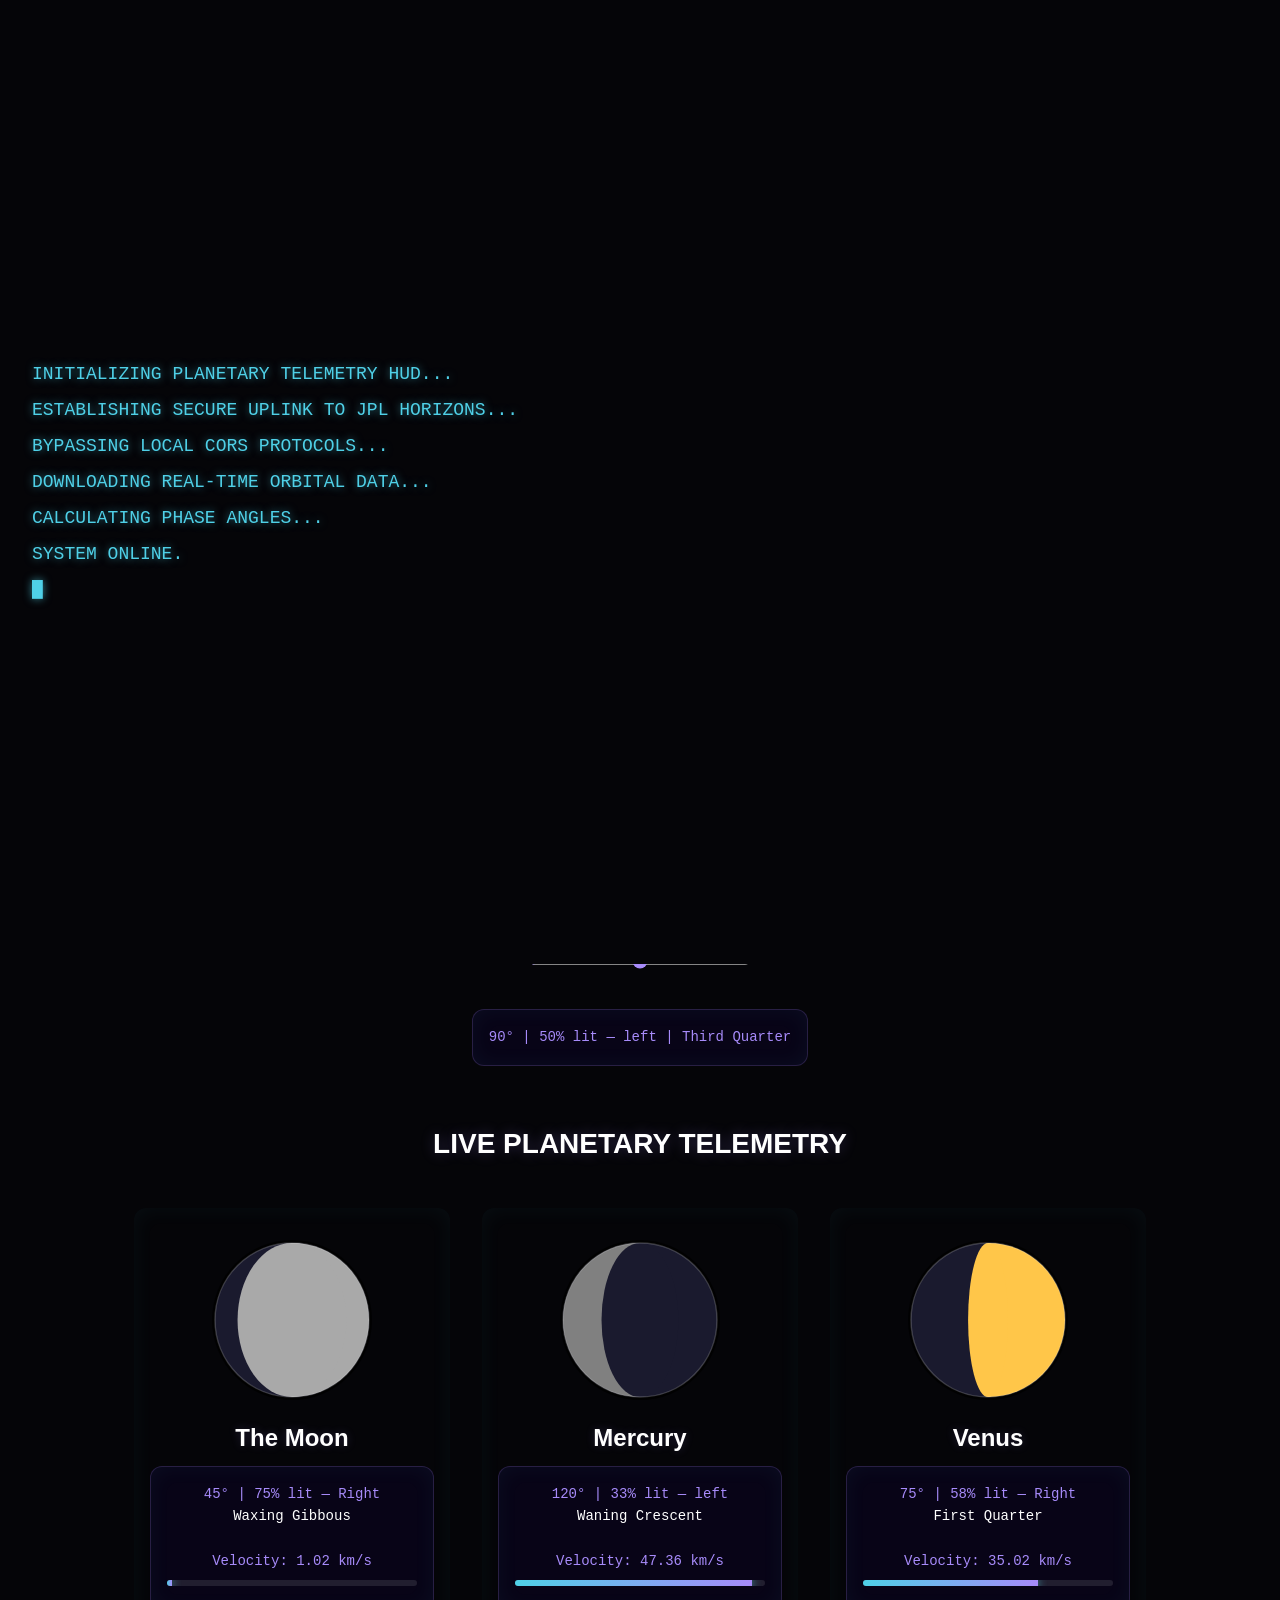
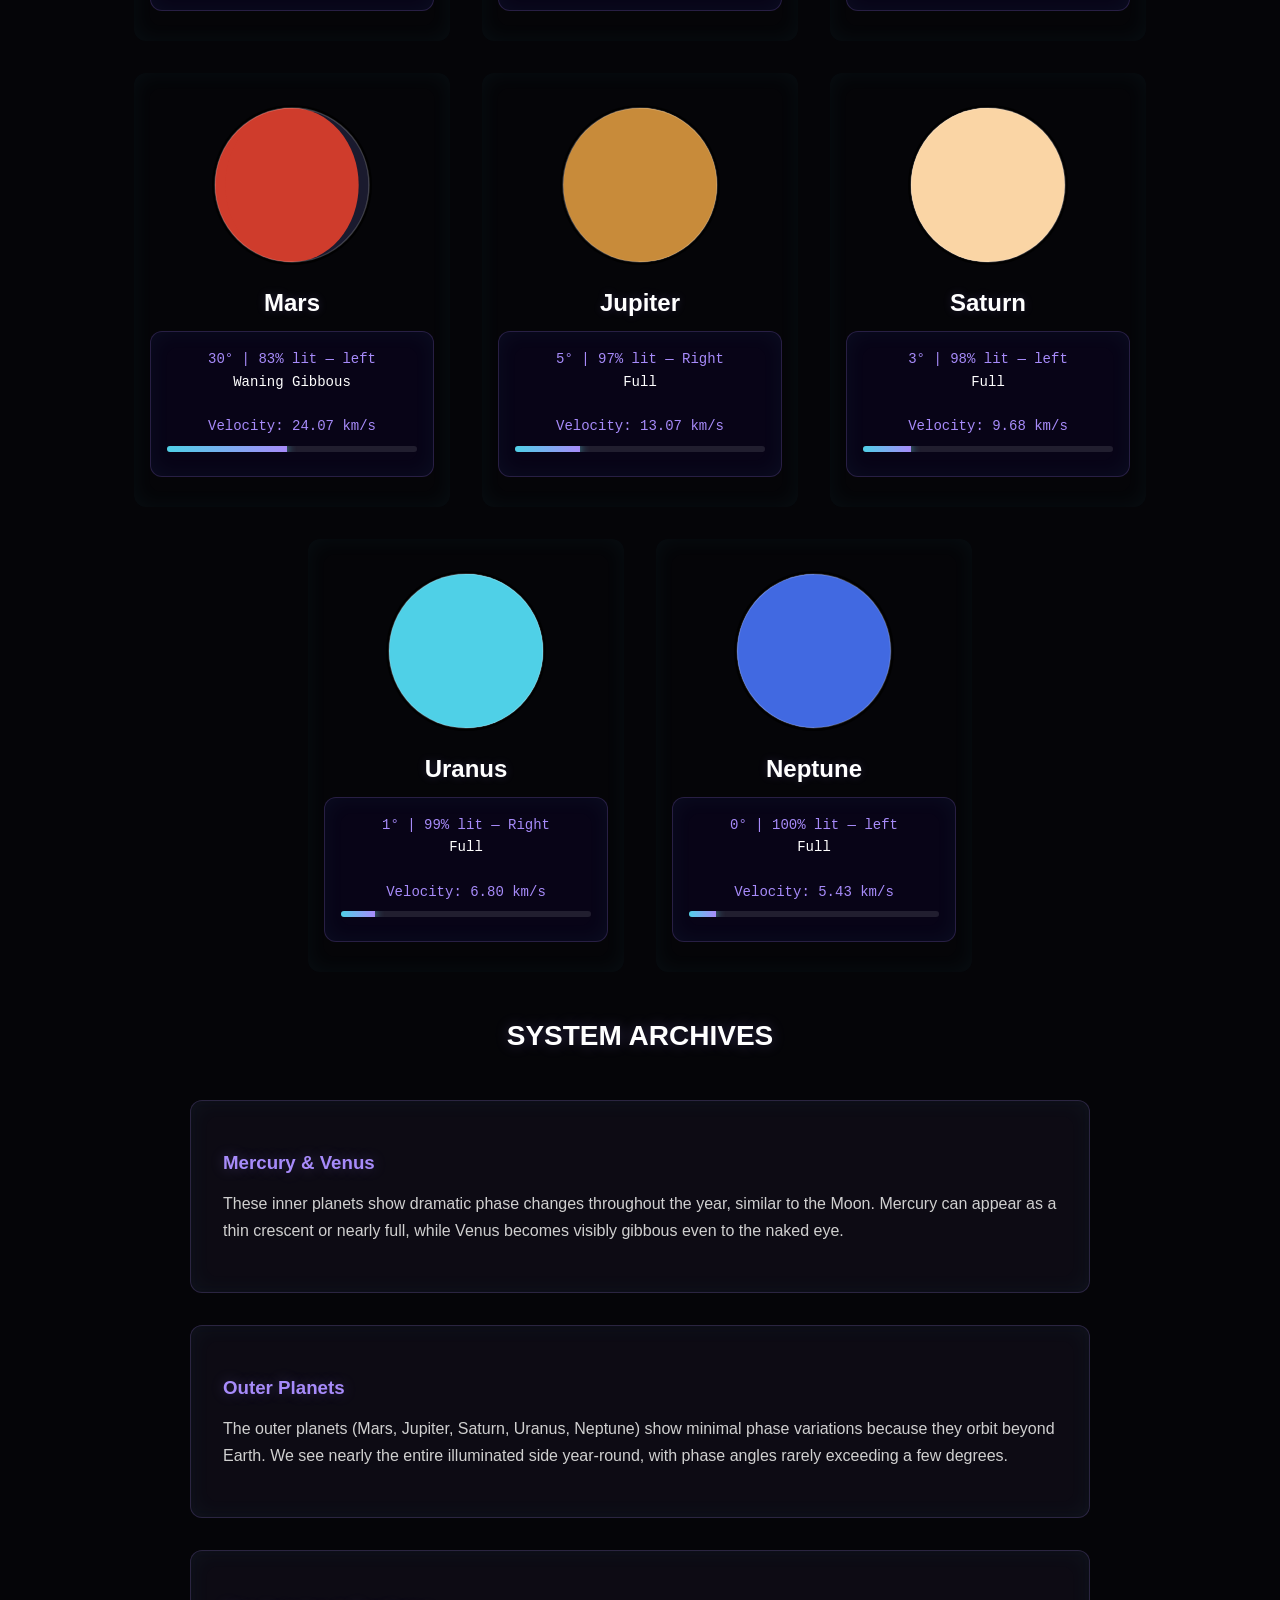
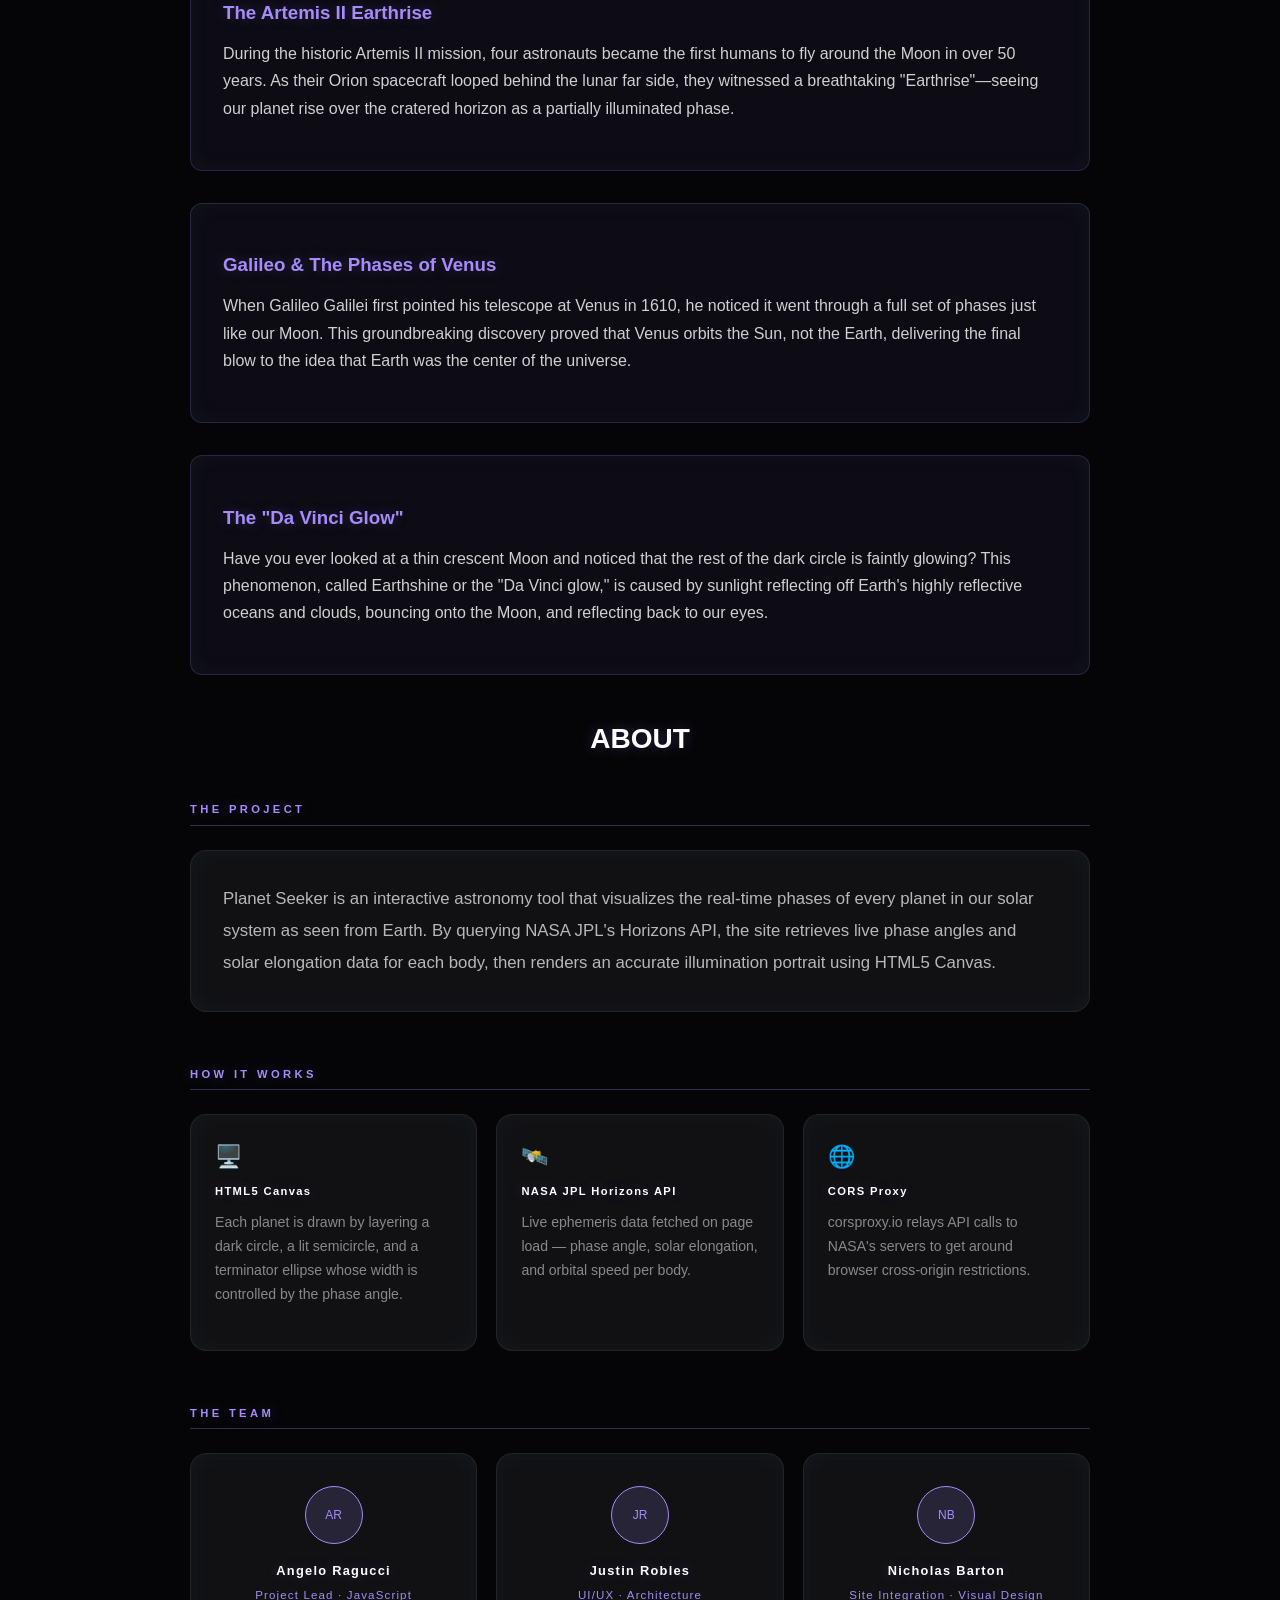
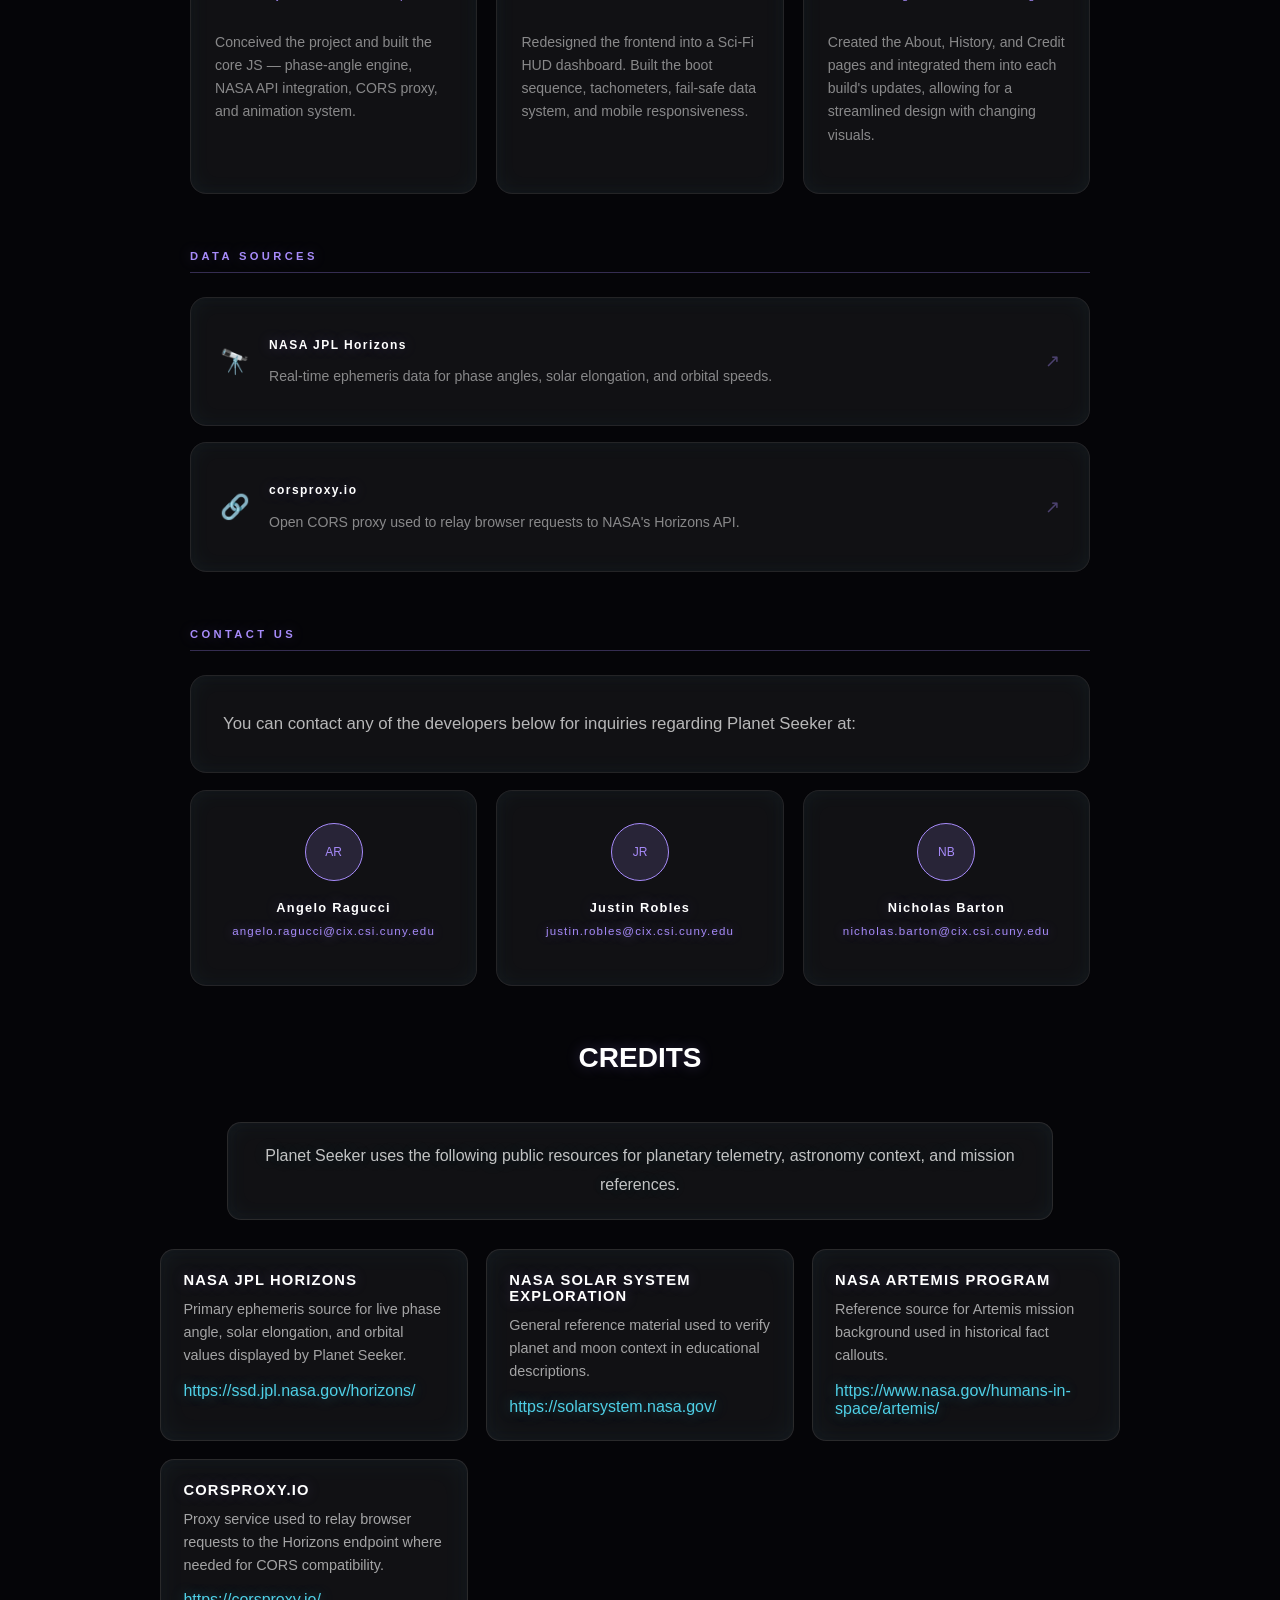
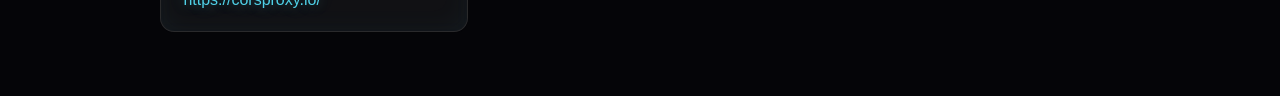
<file: index.html>
<!DOCTYPE html>
<html lang="en">
<head>
    <meta charset="UTF-8">
    <meta name="viewport" content="width=device-width, initial-scale=1.0">
    <title>Planet Seeker</title>
    <link rel="icon" href="data:image/svg+xml,<svg xmlns=%22http://www.w3.org/2000/svg%22 viewBox=%220 0 100 100%22><text y=%22.9em%22 font-size=%2290%22>🪐</text></svg>">
    <link rel="stylesheet" href="planets.css">
</head>
<body>

    <div id="boot-screen">
      <div class="terminal-text" id="terminal-output"></div>
    </div>

    <nav>
      <a href="#home">Home</a>
      <a href="#demo">Interactive Demo</a>
      <a href="#planets">Planets</a>
      <a href="#facts">Facts</a>
      <a href="#about">About</a>
      <a href="#contact">Contact Us</a>
      <a href="#credits">Credits</a>
    </nav>

    <section id="home">
      <div class="main-title-card">
        <h1>Planet Seeker</h1>
      </div>
      <p class="section-description">
        Welcome to Planet Seeker! View the phases of each planet in our solar system as they appear from Earth in real-time.
      </p>
      <div class="section-description" style="font-style: italic; color: #c0c0c0; margin-bottom: 3rem;">
        <strong>Phase Angle:</strong> The angle between the Sun, observed object, and observer (Earth). It determines the illuminated portion of a celestial body's surface.
      </div>
    </section>

    <section id="demo">
      <div class="demo-container">
        <div id="phase-presets" style="display:flex;gap:1.2rem;flex-wrap:wrap;justify-content:center;align-items:flex-end"></div> 

        <div style="text-align: center;">
          <p class="demo-title">Interactive Demo</p>
          <canvas id="phase-demo" width="160" height="160"></canvas>
          <p style="font-size: 14px; color: #a78bfa; margin-top: 1rem; letter-spacing: 0.5px;">Use Left/Right Arrow Keys to scrub</p>
        </div>

        <div class="control-buttons">
          <button onclick="currentSide='left'; phDraw(currentAngle)">← Left Side Lit</button>
          <button onclick="toggleAutoOrbit()" id="orbit-btn">▶ Auto-Orbit</button>
          <button onclick="currentSide='Right'; phDraw(currentAngle)">Right Side Lit →</button> 
        </div>

        <input type="range" min="0" max="180" value="90" oninput="currentAngle=+this.value; phDraw(currentAngle)" class="range-slider" id="demo-slider">
        <p id="phase-readout" class="readout"></p>
      </div>
    </section>

    <section id="planets">
      <div class="section-title-card">
        <p>Live Planetary Telemetry</p>
      </div>
      
      <div class="planet-grid">
        <div class="planet-card">
          <canvas id="Moon" width="160" height="160"></canvas>
          <p class="section-title">The Moon</p>
          <p id="Moon-readout" class="readout">Loading telemetry...</p>
        </div>

        <div class="planet-card">
          <canvas id="Mercury" width="160" height="160"></canvas>
          <p class="section-title">Mercury</p>
          <p id="Mercury-readout" class="readout">Loading telemetry...</p>
        </div>

        <div class="planet-card">
          <canvas id="Venus" width="160" height="160"></canvas>
          <p class="section-title">Venus</p>
          <p id="Venus-readout" class="readout">Loading telemetry...</p>
        </div>

        <div class="planet-card">
          <canvas id="Mars" width="160" height="160"></canvas>
          <p class="section-title">Mars</p>
          <p id="Mars-readout" class="readout">Loading telemetry...</p>
        </div>

        <div class="planet-card">
          <canvas id="Jupiter" width="160" height="160"></canvas>
          <p class="section-title">Jupiter</p>
          <p id="Jupiter-readout" class="readout">Loading telemetry...</p>
        </div>

        <div class="planet-card">
          <canvas id="Saturn" width="160" height="160"></canvas>
          <p class="section-title">Saturn</p>
          <p id="Saturn-readout" class="readout">Loading telemetry...</p>
        </div>

        <div class="planet-card">
          <canvas id="Uranus" width="160" height="160"></canvas>
          <p class="section-title">Uranus</p>
          <p id="Uranus-readout" class="readout">Loading telemetry...</p>
        </div>

        <div class="planet-card">
          <canvas id="Neptune" width="160" height="160"></canvas>
          <p class="section-title">Neptune</p>
          <p id="Neptune-readout" class="readout">Loading telemetry...</p>
        </div>
      </div>
    </section>

    <section id="facts">
      <div class="section-title-card">
        <p>System Archives</p>
      </div>
      <div style="max-width: 900px; margin: 3rem auto; display: flex; flex-direction: column; gap: 2rem;">
        <div class="fact-card">
          <h3 class="fact-title">Mercury & Venus</h3>
          <p class="fact-text">These inner planets show dramatic phase changes throughout the year, similar to the Moon. Mercury can appear as a thin crescent or nearly full, while Venus becomes visibly gibbous even to the naked eye.</p>
        </div>

        <div class="fact-card">
          <h3 class="fact-title">Outer Planets</h3>
          <p class="fact-text">The outer planets (Mars, Jupiter, Saturn, Uranus, Neptune) show minimal phase variations because they orbit beyond Earth. We see nearly the entire illuminated side year-round, with phase angles rarely exceeding a few degrees.</p>
        </div>

        <div class="fact-card">
          <h3 class="fact-title">The Artemis II Earthrise</h3>
          <p class="fact-text">During the historic Artemis II mission, four astronauts became the first humans to fly around the Moon in over 50 years. As their Orion spacecraft looped behind the lunar far side, they witnessed a breathtaking "Earthrise"—seeing our planet rise over the cratered horizon as a partially illuminated phase.</p>
        </div>

        <div class="fact-card">
          <h3 class="fact-title">Galileo & The Phases of Venus</h3>
          <p class="fact-text">When Galileo Galilei first pointed his telescope at Venus in 1610, he noticed it went through a full set of phases just like our Moon. This groundbreaking discovery proved that Venus orbits the Sun, not the Earth, delivering the final blow to the idea that Earth was the center of the universe.</p>
        </div>

        <div class="fact-card">
          <h3 class="fact-title">The "Da Vinci Glow"</h3>
          <p class="fact-text">Have you ever looked at a thin crescent Moon and noticed that the rest of the dark circle is faintly glowing? This phenomenon, called Earthshine or the "Da Vinci glow," is caused by sunlight reflecting off Earth's highly reflective oceans and clouds, bouncing onto the Moon, and reflecting back to our eyes.</p>
        </div>
      </div>
    </section>

  <section id="about">
  <div class="section-title-card">
    <p>About</p>
  </div>

  <div class="about-block">
    <h3 class="about-heading">The Project</h3>
    <p class="about-paragraph">
      Planet Seeker is an interactive astronomy tool that visualizes the real-time phases of every planet in our solar system as seen from Earth. By querying NASA JPL's Horizons API, the site retrieves live phase angles and solar elongation data for each body, then renders an accurate illumination portrait using HTML5 Canvas.
    </p>
  </div>

  <div class="about-block">
    <h3 class="about-heading">How It Works</h3>
    <div class="about-tech-grid">
      <div class="tech-card"><span class="tech-icon">🖥️</span><h4>HTML5 Canvas</h4><p>Each planet is drawn by layering a dark circle, a lit semicircle, and a terminator ellipse whose width is controlled by the phase angle.</p></div>
      <div class="tech-card"><span class="tech-icon">🛰️</span><h4>NASA JPL Horizons API</h4><p>Live ephemeris data fetched on page load — phase angle, solar elongation, and orbital speed per body.</p></div>
      <div class="tech-card"><span class="tech-icon">🌐</span><h4>CORS Proxy</h4><p>corsproxy.io relays API calls to NASA's servers to get around browser cross-origin restrictions.</p></div>
    </div>
  </div>

  <div class="about-block">
    <h3 class="about-heading">The Team</h3>
    <div class="about-team-grid">
      <div class="team-card"><div class="team-avatar">AR</div><h4>Angelo Ragucci</h4><span class="team-role">Project Lead · JavaScript</span><p>Conceived the project and built the core JS — phase-angle engine, NASA API integration, CORS proxy, and animation system.</p></div>
      <div class="team-card"><div class="team-avatar">JR</div><h4>Justin Robles</h4><span class="team-role">UI/UX · Architecture</span><p>Redesigned the frontend into a Sci-Fi HUD dashboard. Built the boot sequence, tachometers, fail-safe data system, and mobile responsiveness.</p></div>
      <div class="team-card"><div class="team-avatar">NB</div><h4>Nicholas Barton</h4><span class="team-role">Site Integration · Visual Design</span><p>Created the About, History, and Credit pages and integrated them into each build's updates, allowing for a streamlined design with changing visuals.</p></div>
    </div>
  </div>

  <div class="about-block">
    <h3 class="about-heading">Data Sources</h3>
    <div class="about-sources">
      <a class="source-card" href="https://ssd.jpl.nasa.gov/horizons/" target="_blank"><span class="source-icon">🔭</span><div><h4>NASA JPL Horizons</h4><p>Real-time ephemeris data for phase angles, solar elongation, and orbital speeds.</p></div><span class="source-arrow">↗</span></a>
      <a class="source-card" href="https://corsproxy.io" target="_blank"><span class="source-icon">🔗</span><div><h4>corsproxy.io</h4><p>Open CORS proxy used to relay browser requests to NASA's Horizons API.</p></div><span class="source-arrow">↗</span></a>
    </div>
  </div>
  
  <div class="about-block" id="contact">
    <h3 class="about-heading">Contact Us</h3>
    <p class="about-paragraph">You can contact any of the developers below for inquiries regarding Planet Seeker at:</p>
    <div class="about-team-grid">
      <div class="team-card"><div class="team-avatar">AR</div><h4>Angelo Ragucci</h4><span class="team-role"><a href="mailto:angelo.ragucci@cix.csi.cuny.edu">angelo.ragucci@cix.csi.cuny.edu</a></span></div>
      <div class="team-card"><div class="team-avatar">JR</div><h4>Justin Robles</h4><span class="team-role"><a href="mailto:justin.robles@cix.csi.cuny.edu">justin.robles@cix.csi.cuny.edu</a></span></div>
      <div class="team-card"><div class="team-avatar">NB</div><h4>Nicholas Barton</h4><span class="team-role"><a href="mailto:nicholas.barton@cix.csi.cuny.edu">nicholas.barton@cix.csi.cuny.edu</a></span></div>
    </div>
  </div>

  </section>

  <section id="credits">
    <div class="section-title-card">
      <p>Credits</p>
    </div>

    <div class="credits-wrap">
      <p class="credits-intro">Planet Seeker uses the following public resources for planetary telemetry, astronomy context, and mission references.</p>

      <div class="credits-grid">
        <article class="credit-card">
          <h3>NASA JPL Horizons</h3>
          <p>Primary ephemeris source for live phase angle, solar elongation, and orbital values displayed by Planet Seeker.</p>
          <a href="https://ssd.jpl.nasa.gov/horizons/" target="_blank" rel="noopener noreferrer">https://ssd.jpl.nasa.gov/horizons/</a>
        </article>

        <article class="credit-card">
          <h3>NASA Solar System Exploration</h3>
          <p>General reference material used to verify planet and moon context in educational descriptions.</p>
          <a href="https://solarsystem.nasa.gov/" target="_blank" rel="noopener noreferrer">https://solarsystem.nasa.gov/</a>
        </article>

        <article class="credit-card">
          <h3>NASA Artemis Program</h3>
          <p>Reference source for Artemis mission background used in historical fact callouts.</p>
          <a href="https://www.nasa.gov/humans-in-space/artemis/" target="_blank" rel="noopener noreferrer">https://www.nasa.gov/humans-in-space/artemis/</a>
        </article>

        <article class="credit-card">
          <h3>corsproxy.io</h3>
          <p>Proxy service used to relay browser requests to the Horizons endpoint where needed for CORS compatibility.</p>
          <a href="https://corsproxy.io/" target="_blank" rel="noopener noreferrer">https://corsproxy.io/</a>
        </article>
      </div>
    </div>
  </section>

 <script src="planets.js"></script>
</body>
</html>
</file>
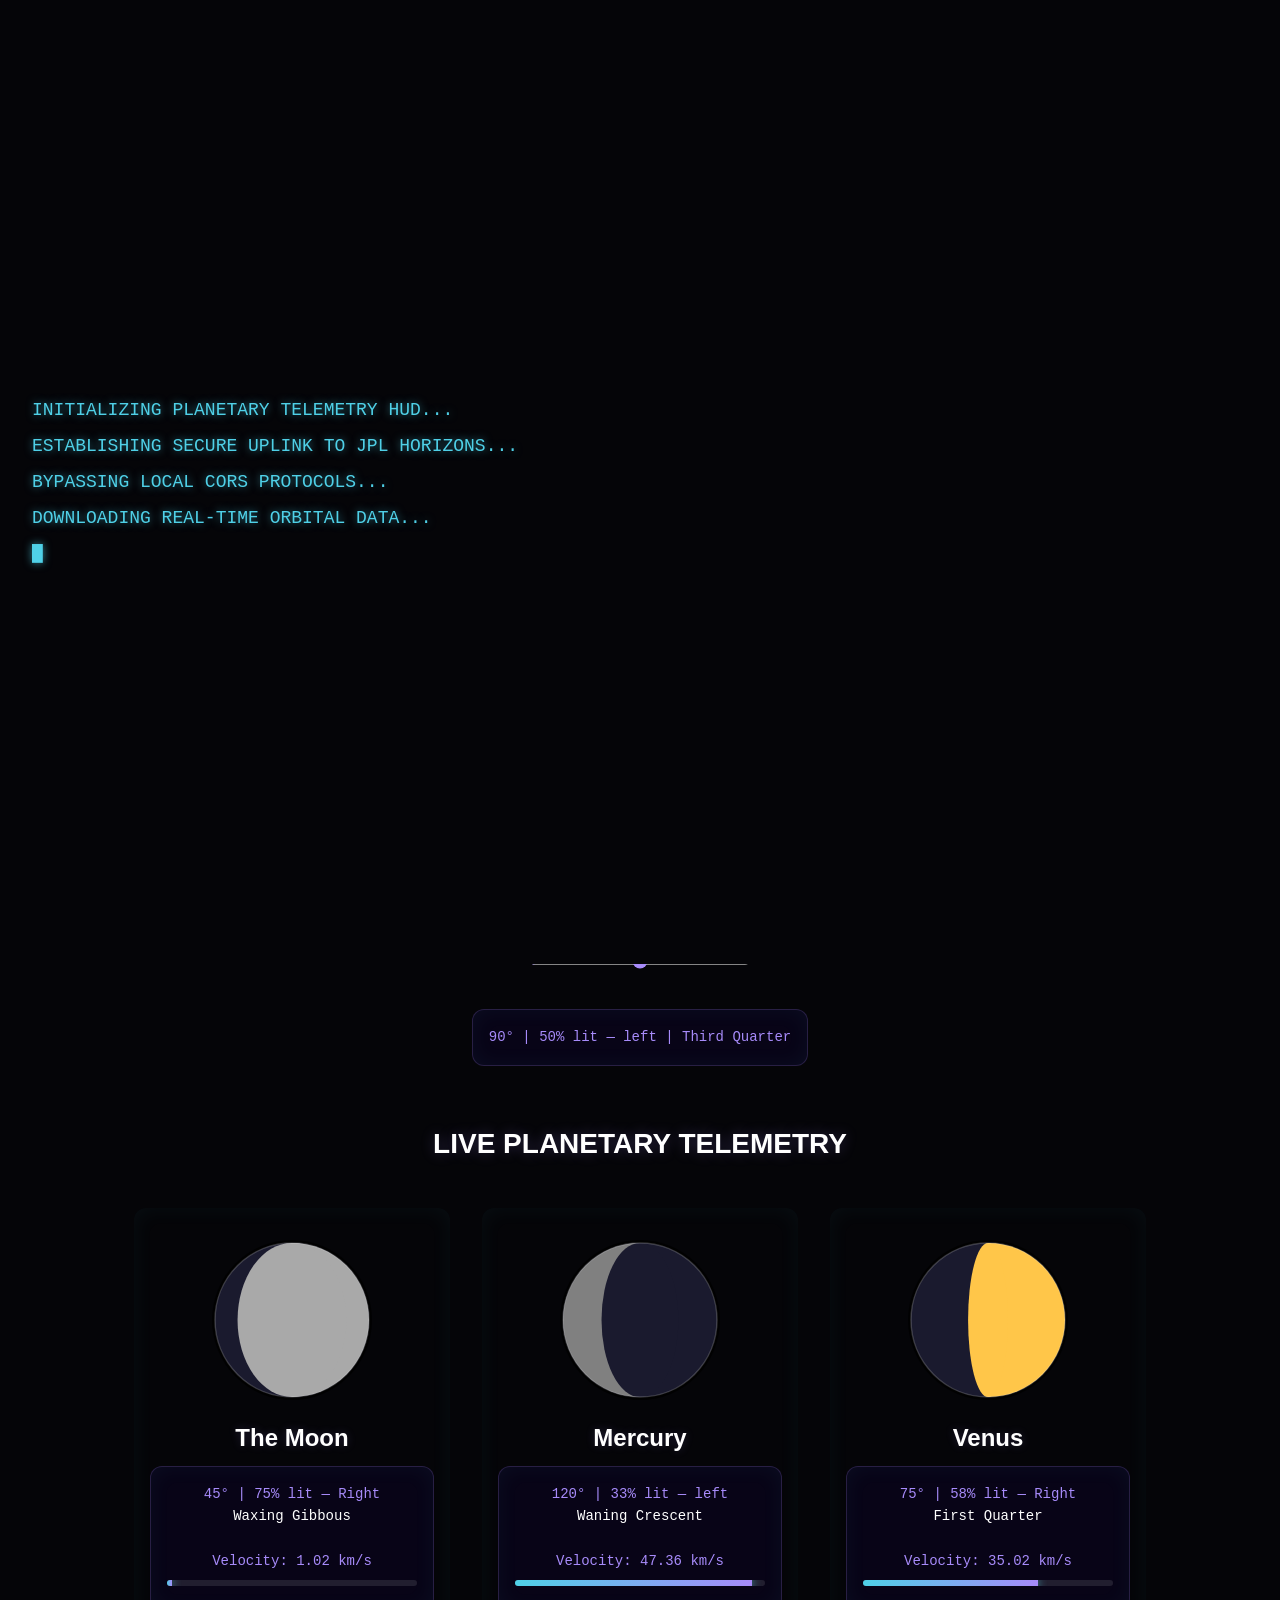
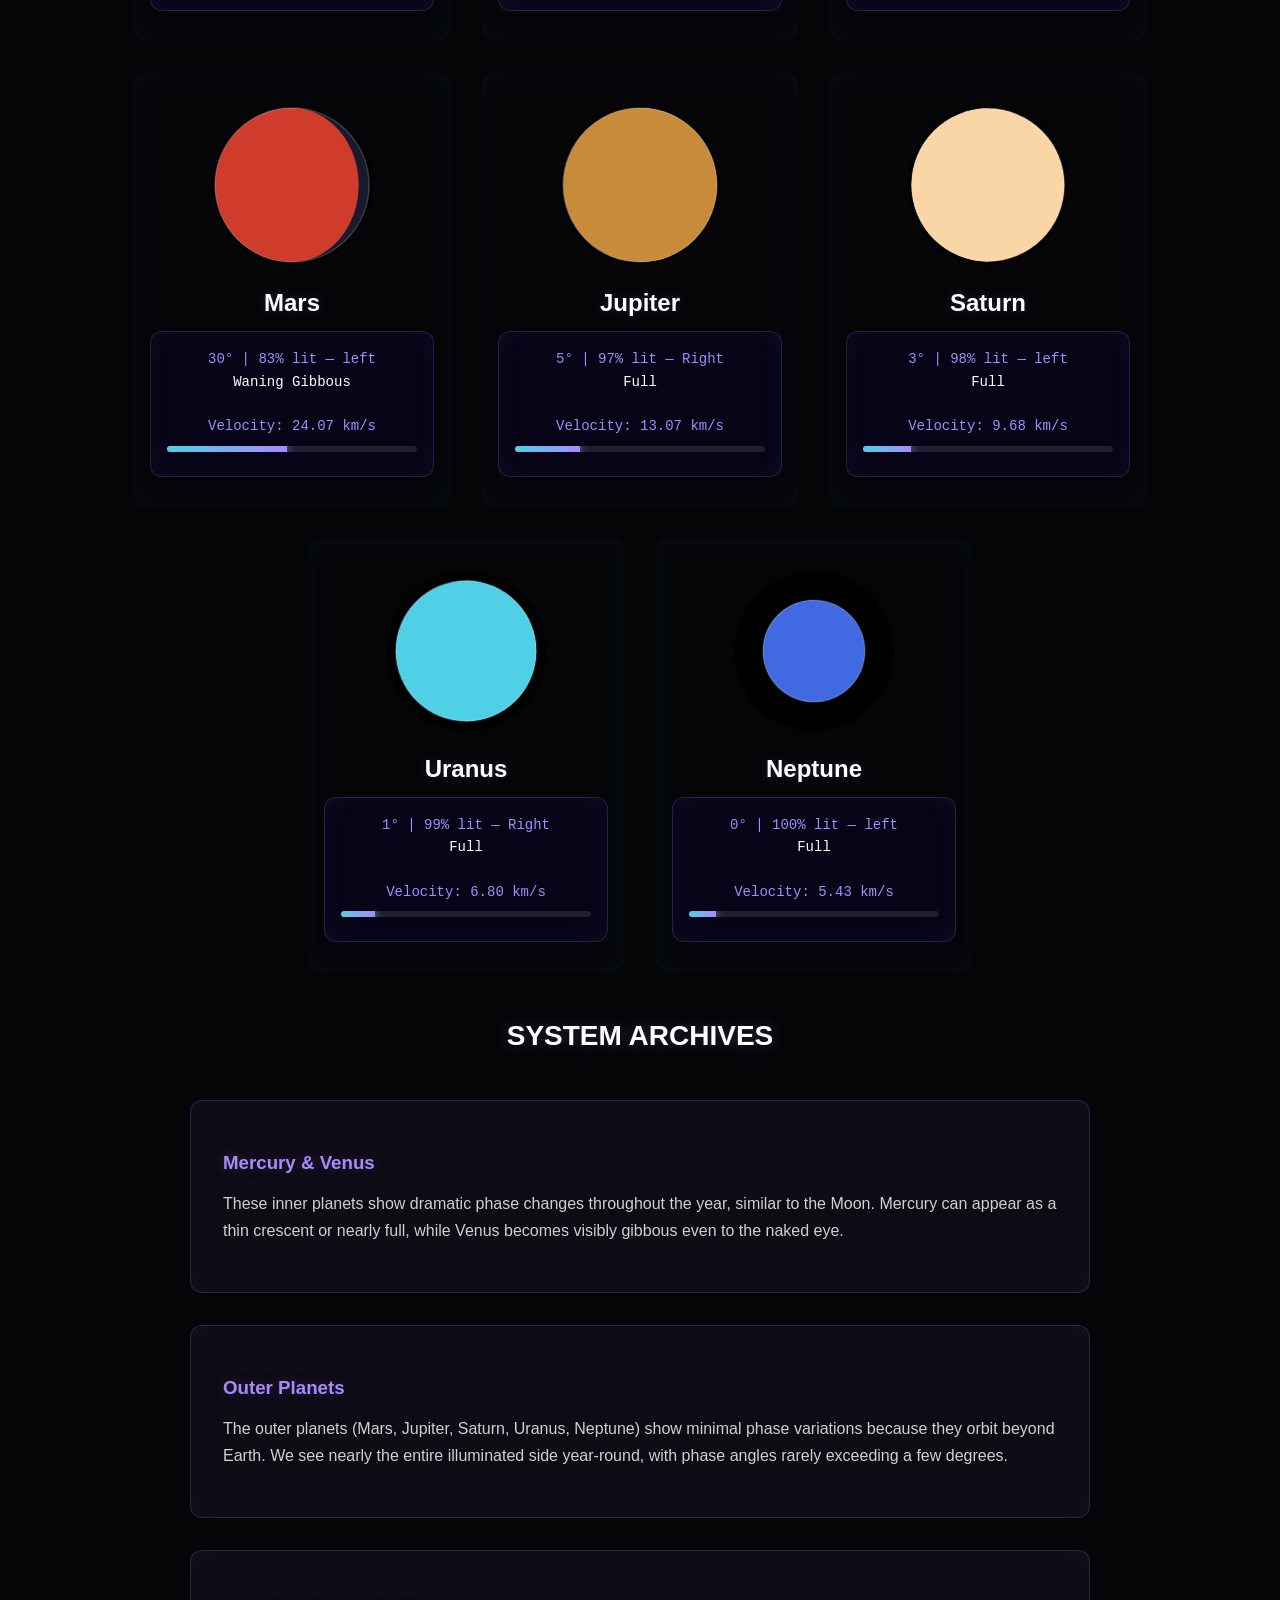
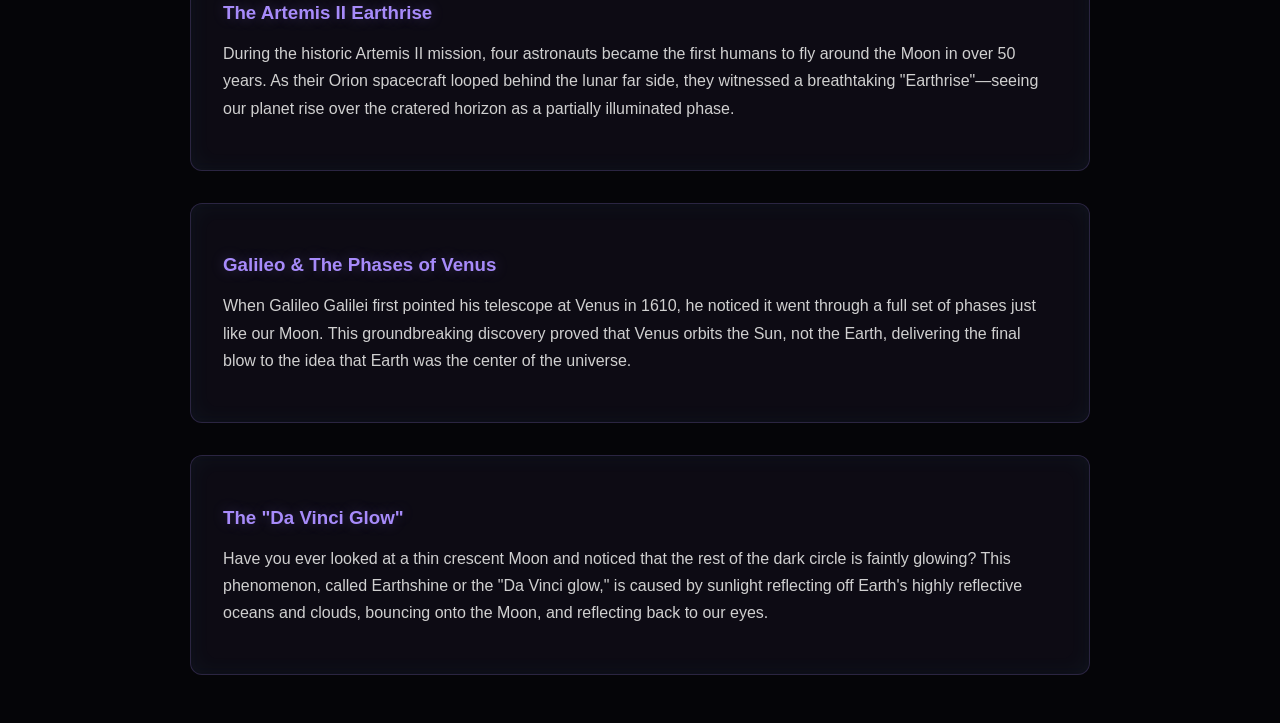
<file: Planets.html>
<!DOCTYPE html>
<html lang="en">
<head>
    <meta charset="UTF-8">
    <meta name="viewport" content="width=device-width, initial-scale=1.0">
    <title>Planet Seeker</title>
    <link rel="icon" href="data:image/svg+xml,<svg xmlns=%22http://www.w3.org/2000/svg%22 viewBox=%220 0 100 100%22><text y=%22.9em%22 font-size=%2290%22>🪐</text></svg>">
    <link rel="stylesheet" href="planets.css">
</head>
<body>

    <div id="boot-screen">
      <div class="terminal-text" id="terminal-output"></div>
    </div>

    <nav>
      <a href="#home">Home</a>
      <a href="#demo">Interactive Demo</a>
      <a href="#planets">Planets</a>
      <a href="#facts">Facts</a>
    </nav>

    <section id="home">
      <div class="main-title-card">
        <h1>Planet Seeker</h1>
      </div>
      <p class="section-description">
        Welcome to Planet Seeker! View the phases of each planet in our solar system as they appear from Earth in real-time.
      </p>
      <div class="section-description" style="font-style: italic; color: #c0c0c0; margin-bottom: 3rem;">
        <strong>Phase Angle:</strong> The angle between the Sun, observed object, and observer (Earth). It determines the illuminated portion of a celestial body's surface.
      </div>
    </section>

    <section id="demo">
      <div class="demo-container">
        <div id="phase-presets" style="display:flex;gap:1.2rem;flex-wrap:wrap;justify-content:center;align-items:flex-end"></div> 

        <div style="text-align: center;">
          <p class="demo-title">Interactive Demo</p>
          <canvas id="phase-demo" width="160" height="160"></canvas>
          <p style="font-size: 14px; color: #a78bfa; margin-top: 1rem; letter-spacing: 0.5px;">Use Left/Right Arrow Keys to scrub</p>
        </div>

        <div class="control-buttons">
          <button onclick="currentSide='left'; phDraw(currentAngle)">← Left Side Lit</button>
          <button onclick="toggleAutoOrbit()" id="orbit-btn">▶ Auto-Orbit</button>
          <button onclick="currentSide='Right'; phDraw(currentAngle)">Right Side Lit →</button> 
        </div>

        <input type="range" min="0" max="180" value="90" oninput="currentAngle=+this.value; phDraw(currentAngle)" class="range-slider" id="demo-slider">
        <p id="phase-readout" class="readout"></p>
      </div>
    </section>

    <section id="planets">
      <div class="section-title-card">
        <p>Live Planetary Telemetry</p>
      </div>
      
      <div class="planet-grid">
        <div class="planet-card">
          <canvas id="Moon" width="160" height="160"></canvas>
          <p class="section-title">The Moon</p>
          <p id="Moon-readout" class="readout">Loading telemetry...</p>
        </div>

        <div class="planet-card">
          <canvas id="Mercury" width="160" height="160"></canvas>
          <p class="section-title">Mercury</p>
          <p id="Mercury-readout" class="readout">Loading telemetry...</p>
        </div>

        <div class="planet-card">
          <canvas id="Venus" width="160" height="160"></canvas>
          <p class="section-title">Venus</p>
          <p id="Venus-readout" class="readout">Loading telemetry...</p>
        </div>

        <div class="planet-card">
          <canvas id="Mars" width="160" height="160"></canvas>
          <p class="section-title">Mars</p>
          <p id="Mars-readout" class="readout">Loading telemetry...</p>
        </div>

        <div class="planet-card">
          <canvas id="Jupiter" width="160" height="160"></canvas>
          <p class="section-title">Jupiter</p>
          <p id="Jupiter-readout" class="readout">Loading telemetry...</p>
        </div>

        <div class="planet-card">
          <canvas id="Saturn" width="160" height="160"></canvas>
          <p class="section-title">Saturn</p>
          <p id="Saturn-readout" class="readout">Loading telemetry...</p>
        </div>

        <div class="planet-card">
          <canvas id="Uranus" width="160" height="160"></canvas>
          <p class="section-title">Uranus</p>
          <p id="Uranus-readout" class="readout">Loading telemetry...</p>
        </div>

        <div class="planet-card">
          <canvas id="Neptune" width="160" height="160"></canvas>
          <p class="section-title">Neptune</p>
          <p id="Neptune-readout" class="readout">Loading telemetry...</p>
        </div>
      </div>
    </section>

    <section id="facts">
      <div class="section-title-card">
        <p>System Archives</p>
      </div>
      <div style="max-width: 900px; margin: 3rem auto; display: flex; flex-direction: column; gap: 2rem;">
        <div class="fact-card">
          <h3 class="fact-title">Mercury & Venus</h3>
          <p class="fact-text">These inner planets show dramatic phase changes throughout the year, similar to the Moon. Mercury can appear as a thin crescent or nearly full, while Venus becomes visibly gibbous even to the naked eye.</p>
        </div>

        <div class="fact-card">
          <h3 class="fact-title">Outer Planets</h3>
          <p class="fact-text">The outer planets (Mars, Jupiter, Saturn, Uranus, Neptune) show minimal phase variations because they orbit beyond Earth. We see nearly the entire illuminated side year-round, with phase angles rarely exceeding a few degrees.</p>
        </div>

        <div class="fact-card">
          <h3 class="fact-title">The Artemis II Earthrise</h3>
          <p class="fact-text">During the historic Artemis II mission, four astronauts became the first humans to fly around the Moon in over 50 years. As their Orion spacecraft looped behind the lunar far side, they witnessed a breathtaking "Earthrise"—seeing our planet rise over the cratered horizon as a partially illuminated phase.</p>
        </div>

        <div class="fact-card">
          <h3 class="fact-title">Galileo & The Phases of Venus</h3>
          <p class="fact-text">When Galileo Galilei first pointed his telescope at Venus in 1610, he noticed it went through a full set of phases just like our Moon. This groundbreaking discovery proved that Venus orbits the Sun, not the Earth, delivering the final blow to the idea that Earth was the center of the universe.</p>
        </div>

        <div class="fact-card">
          <h3 class="fact-title">The "Da Vinci Glow"</h3>
          <p class="fact-text">Have you ever looked at a thin crescent Moon and noticed that the rest of the dark circle is faintly glowing? This phenomenon, called Earthshine or the "Da Vinci glow," is caused by sunlight reflecting off Earth's highly reflective oceans and clouds, bouncing onto the Moon, and reflecting back to our eyes.</p>
        </div>
      </div>
    </section>

 <script src="planets.js"></script>
</body>
</html>
</file>
<file: planets.css>
/* ===================== BASE SYSTEM & CUSTOM SCROLLBAR ===================== */
html {
  scroll-behavior: smooth;
}

body {
  background-image: url('space.jpg');
  background-color: #050508;
  background-size: cover;
  background-attachment: fixed;
  background-position: center;
  margin: 0;
  font-family: sans-serif;
  /* Holographic Targeting Cursor */
  cursor: url('data:image/svg+xml;utf8,<svg xmlns="http://www.w3.org/2000/svg" width="32" height="32" viewBox="0 0 32 32"><circle cx="16" cy="16" r="14" fill="none" stroke="%234fd0e7" stroke-width="2" stroke-dasharray="4 4"/><circle cx="16" cy="16" r="2" fill="%23a78bfa"/></svg>') 16 16, crosshair;
}

body::after {
  content: "";
  position: fixed;
  inset: 0;
  pointer-events: none;
  z-index: -1;
  background:
    radial-gradient(900px circle at 12% 18%, rgba(79, 208, 231, 0.14), transparent 60%),
    radial-gradient(760px circle at 86% 24%, rgba(167, 139, 250, 0.14), transparent 62%),
    radial-gradient(900px circle at 50% 84%, rgba(79, 208, 231, 0.08), transparent 68%);
  animation: ambientGlowPulse 6s ease-in-out infinite alternate;
}

@keyframes ambientGlowPulse {
  0% { opacity: 0.7; }
  100% { opacity: 1; }
}

a, button, input[type="range"], .planet-card {
  cursor: url('data:image/svg+xml;utf8,<svg xmlns="http://www.w3.org/2000/svg" width="32" height="32" viewBox="0 0 32 32"><circle cx="16" cy="16" r="14" fill="none" stroke="%23a78bfa" stroke-width="2"/><circle cx="16" cy="16" r="4" fill="%234fd0e7"/></svg>') 16 16, pointer !important;
}

/* Custom Sci-Fi Scrollbar */
::-webkit-scrollbar { width: 12px; }
::-webkit-scrollbar-track { background: #0a051e; border-left: 1px solid rgba(167, 139, 250, 0.1); }
::-webkit-scrollbar-thumb { background: linear-gradient(180deg, #4fd0e7, #a78bfa); border-radius: 10px; border: 3px solid #0a051e; }
::-webkit-scrollbar-thumb:hover { background: linear-gradient(180deg, #a78bfa, #4fd0e7); }

/* CRT Scanline Overlay */
html::before {
  content: " ";
  display: block;
  position: fixed;
  top: 0; left: 0; bottom: 0; right: 0;
  background: linear-gradient(to bottom, rgba(18, 16, 16, 0) 50%, rgba(0, 0, 0, 0.1) 50%);
  background-size: 100% 4px;
  z-index: 99998;
  pointer-events: none;
}

/* ===================== BOOT SEQUENCE ===================== */
#boot-screen {
  position: fixed;
  top: 0; left: 0; width: 100%; height: 100%;
  background: #050508;
  z-index: 99999;
  display: flex;
  flex-direction: column;
  justify-content: center;
  padding: 2rem;
  transition: opacity 1s ease-in-out;
}
.terminal-text {
  font-family: 'Courier New', Courier, monospace;
  color: #4fd0e7;
  font-size: 18px;
  line-height: 2;
  text-shadow: 0 0 8px rgba(79, 208, 231, 0.6);
  white-space: pre-wrap;
}
.terminal-text::after {
  content: '█';
  animation: blink 1s infinite;
}
@keyframes blink { 0%, 100% { opacity: 1; } 50% { opacity: 0; } }

/* ===================== LAYOUT & HUD COMPONENTS ===================== */
nav {
  position: fixed; top: 0; width: 100%; display: flex; gap: 2rem;
  padding: 1rem 2rem; background: rgba(0, 0, 0, 0.5); backdrop-filter: blur(8px); z-index: 999;
  box-shadow: 0 8px 26px rgba(79, 208, 231, 0.12);
}
nav a { color: white; text-decoration: none; font-size: 1.1rem; text-shadow: 0 0 10px rgba(79, 208, 231, 0.2); transition: color 0.2s ease, text-shadow 0.2s ease; }
nav a:hover { color: #a78bfa; text-shadow: 0 0 16px rgba(167, 139, 250, 0.55); }

/* Planet Grid & HUD Focus Effect */
.planet-grid {
  display: flex;
  flex-wrap: wrap;
  justify-content: center;
  gap: 2rem;
  max-width: 1200px;
  margin: 0 auto;
}
.planet-grid:hover .planet-card:not(:hover) {
  filter: blur(4px) opacity(0.5);
  transform: scale(0.95);
}
.planet-card {
  transition: all 0.4s ease;
  padding: 1rem;
  border-radius: 12px;
  text-align: center;
}
.planet-card:hover {
  transform: scale(1.05);
  background: rgba(167, 139, 250, 0.1);
  box-shadow: 0 0 20px rgba(167, 139, 250, 0.2);
}

canvas {
  display: block; margin: 1rem auto; background: rgba(0, 0, 0, 0.8); border-radius: 100%;
}

/* Tachometer Neon Bar */
.tach-container {
  width: 100%; height: 6px; background: rgba(255,255,255,0.1); border-radius: 3px; margin: 8px auto; overflow: hidden;
}
.tach-bar {
  height: 100%; background: linear-gradient(90deg, #4fd0e7, #a78bfa);
  box-shadow: 0 0 10px #4fd0e7; width: 0%; transition: width 1s ease-out;
}

.readout {
  font-family: 'Courier New', monospace; font-size: 14px; color: #a78bfa; text-align: center;
  background: rgba(10, 5, 30, 0.7); padding: 1rem; border-radius: 12px; border: 1px solid rgba(167, 139, 250, 0.2);
  min-width: 250px; line-height: 1.6;
}

.main-title-card { text-align: center; margin: 4rem auto 1.5rem auto; padding: 3rem 2rem; }
.main-title-card h1 { font-size: 100px; color: white; text-shadow: 0 0 20px rgba(167, 139, 250, 0.6); margin: 0; }
.section-title { font-size: 24px; font-weight: 700; color: #ffffff; margin-bottom: 0.5rem; text-shadow: 0 0 10px rgba(167, 139, 250, 0.2); }
.section-description { font-size: 16px; color: #e0e0e0; text-align: center; max-width: 800px; margin: 0 auto 2rem auto; line-height: 1.8; }
.section-title-card p { font-size: 28px; font-weight: 700; color: #ffffff; text-align: center; margin: 3rem 0; text-transform: uppercase; }

.section-title-card p,
.fact-title,
.about-heading,
.tech-card h4,
.team-card h4,
.source-card h4,
.credit-card h3 {
  text-shadow: 0 0 14px rgba(167, 139, 250, 0.28);
}

/* Controls */
.demo-container { display: flex; flex-direction: column; align-items: center; gap: 1.5rem; }
.control-buttons button { color: #fff; background: rgba(167, 139, 250, 0.1); border: 1px solid #a78bfa; padding: 8px 16px; border-radius: 4px; transition: 0.2s; }
.control-buttons button:hover { background: rgba(167, 139, 250, 0.3); }
.range-slider { width: 220px; accent-color: #a78bfa; }

.fact-card {
  background: rgba(167, 139, 250, 0.05); border: 1px solid rgba(167, 139, 250, 0.2); border-radius: 12px; padding: 2rem; backdrop-filter: blur(6px);
}
.fact-title { color: #a78bfa; margin-bottom: 0.5rem; }
.fact-text { color: #d0d0d0; line-height: 1.7; }

/* ===================== MOBILE RESPONSIVENESS ===================== */
@media (max-width: 768px) {
  .main-title-card h1 { font-size: 3rem; }
  .control-buttons { flex-direction: column; }
  .planet-grid { padding: 0 1rem; }
}

/* ===================== ABOUT ===================== */
.about-block { max-width: 900px; margin: 0 auto 3.5rem auto; }
.about-heading { font-size: 0.7rem; letter-spacing: 0.3em; color: #a78bfa; text-transform: uppercase; margin-bottom: 1.5rem; padding-bottom: 0.6rem; border-bottom: 1px solid rgba(167,139,250,0.3); }
.about-paragraph { font-size: 1.05rem; color: rgba(255,255,255,0.7); line-height: 1.9; background: rgba(255,255,255,0.05); border: 1px solid rgba(255,255,255,0.08); border-radius: 16px; padding: 2rem; backdrop-filter: blur(8px); }
.about-tech-grid { display: grid; grid-template-columns: repeat(auto-fit, minmax(200px, 1fr)); gap: 1.2rem; }
.tech-card { background: rgba(255,255,255,0.05); border: 1px solid rgba(255,255,255,0.08); border-radius: 16px; padding: 1.8rem 1.5rem; backdrop-filter: blur(8px); transition: transform 0.3s, border-color 0.3s; }
.tech-card:hover { transform: translateY(-6px); border-color: #a78bfa; }
.tech-icon { font-size: 22px; display: block; margin-bottom: 0.9rem; }
.tech-card h4 { font-size: 0.7rem; letter-spacing: 0.12em; color: white; margin-bottom: 0.6rem; }
.tech-card p { font-size: 0.88rem; color: rgba(255,255,255,0.5); line-height: 1.7; }
.about-team-grid { display: grid; grid-template-columns: repeat(auto-fit, minmax(220px, 1fr)); gap: 1.2rem; }
.team-card { background: rgba(255,255,255,0.05); border: 1px solid rgba(255,255,255,0.08); border-radius: 16px; padding: 2rem 1.5rem; text-align: center; backdrop-filter: blur(8px); transition: transform 0.3s, border-color 0.3s; }
.team-card:hover { transform: translateY(-6px); border-color: #a78bfa; }
.team-avatar { width: 56px; height: 56px; border-radius: 50%; background: rgba(167,139,250,0.15); border: 1px solid #a78bfa; display: flex; align-items: center; justify-content: center; font-size: 0.75rem; color: #a78bfa; margin: 0 auto 1.2rem; }
.team-card h4 { font-size: 0.8rem; letter-spacing: 0.1em; color: white; margin-bottom: 0.4rem; }
.team-role { display: inline-block; font-size: 0.72rem; color: #a78bfa; letter-spacing: 0.1em; margin-bottom: 1rem; }
.team-role a { color: #a78bfa; text-decoration: none; text-shadow: 0 0 12px rgba(167, 139, 250, 0.45); transition: color 0.2s ease, text-shadow 0.2s ease; }
.team-role a:hover { color: #c4b5fd; text-decoration: underline; text-shadow: 0 0 16px rgba(196, 181, 253, 0.6); }
.team-card p { font-size: 0.88rem; color: rgba(255,255,255,0.5); line-height: 1.65; text-align: left; }
.about-sources { display: flex; flex-direction: column; gap: 1rem; }
.source-card { display: flex; align-items: center; gap: 1.2rem; background: rgba(255,255,255,0.05); border: 1px solid rgba(255,255,255,0.08); border-radius: 16px; padding: 1.5rem 1.8rem; text-decoration: none; backdrop-filter: blur(8px); transition: border-color 0.3s; }
.source-card:hover { border-color: #a78bfa; }
.source-icon { font-size: 24px; flex-shrink: 0; }
.source-card div { flex: 1; }
.source-card h4 { font-size: 0.75rem; letter-spacing: 0.12em; color: white; margin-bottom: 0.35rem; }
.source-card p { font-size: 0.88rem; color: rgba(255,255,255,0.5); line-height: 1.55; }
.source-arrow { font-size: 1.1rem; color: rgba(167,139,250,0.4); flex-shrink: 0; transition: color 0.2s, transform 0.2s; }
.source-card:hover .source-arrow { color: #a78bfa; transform: translate(3px, -3px); }

.planet-card,
.fact-card,
.about-paragraph,
.tech-card,
.team-card,
.source-card,
.credits-intro,
.credit-card,
.readout,
.control-buttons button {
  position: relative;
  overflow: hidden;
  box-shadow: 0 0 0 rgba(79, 208, 231, 0), inset 0 0 22px rgba(79, 208, 231, 0.05);
  transition: transform 0.25s ease, border-color 0.25s ease, box-shadow 0.25s ease;
}

.planet-card::before,
.fact-card::before,
.about-paragraph::before,
.tech-card::before,
.team-card::before,
.source-card::before,
.credits-intro::before,
.credit-card::before,
.readout::before,
.control-buttons button::before {
  content: "";
  position: absolute;
  inset: -55% auto auto -35%;
  width: 70%;
  height: 220%;
  background: linear-gradient(
    118deg,
    rgba(79, 208, 231, 0),
    rgba(118, 255, 184, 0.3),
    rgba(79, 208, 231, 0)
  );
  transform: rotate(16deg) translateX(-20%);
  opacity: 0;
  transition: opacity 0.35s ease, transform 0.35s ease;
  pointer-events: none;
}

.planet-card:hover,
.fact-card:hover,
.about-paragraph:hover,
.tech-card:hover,
.team-card:hover,
.source-card:hover,
.credits-intro:hover,
.credit-card:hover,
.readout:hover,
.control-buttons button:hover {
  box-shadow: 0 0 22px rgba(167, 139, 250, 0.2), 0 0 38px rgba(79, 208, 231, 0.15), inset 0 0 24px rgba(79, 208, 231, 0.12);
}

.planet-card:hover::before,
.fact-card:hover::before,
.about-paragraph:hover::before,
.tech-card:hover::before,
.team-card:hover::before,
.source-card:hover::before,
.credits-intro:hover::before,
.credit-card:hover::before,
.readout:hover::before,
.control-buttons button:hover::before {
  opacity: 1;
  transform: rotate(16deg) translateX(35%);
}

/* ===================== CREDITS ===================== */
.credits-wrap { max-width: 960px; margin: 0 auto 4rem auto; padding: 0 1rem; }
.credits-intro {
  color: rgba(255,255,255,0.75);
  text-align: center;
  line-height: 1.8;
  margin: 0 auto 1.8rem auto;
  max-width: 780px;
  padding: 1.2rem 1.4rem;
  background: rgba(255,255,255,0.05);
  border: 1px solid rgba(255,255,255,0.1);
  border-radius: 14px;
  backdrop-filter: blur(8px);
  box-shadow: inset 0 0 22px rgba(79, 208, 231, 0.06);
  text-shadow: 0 0 18px rgba(79, 208, 231, 0.18);
}
.credits-grid {
  display: grid;
  grid-template-columns: repeat(auto-fit, minmax(260px, 1fr));
  gap: 1.1rem;
}
.credit-card {
  background: rgba(255,255,255,0.05);
  border: 1px solid rgba(255,255,255,0.1);
  border-radius: 14px;
  padding: 1.4rem;
  backdrop-filter: blur(8px);
  box-shadow: 0 0 0 rgba(79, 208, 231, 0), inset 0 0 28px rgba(79, 208, 231, 0.06);
  transition: transform 0.25s ease, border-color 0.25s ease, box-shadow 0.25s ease;
}
.credit-card:hover {
  transform: translateY(-4px);
  border-color: rgba(167, 139, 250, 0.55);
  box-shadow: 0 0 22px rgba(167, 139, 250, 0.22), 0 0 40px rgba(79, 208, 231, 0.18), inset 0 0 30px rgba(79, 208, 231, 0.1);
}
.credit-card h3 {
  margin: 0 0 0.6rem 0;
  color: #ffffff;
  font-size: 0.92rem;
  letter-spacing: 0.08em;
  text-transform: uppercase;
  text-shadow: 0 0 14px rgba(167, 139, 250, 0.25);
}
.credit-card p {
  margin: 0 0 0.9rem 0;
  color: rgba(255,255,255,0.62);
  line-height: 1.6;
  font-size: 0.9rem;
}
.credit-card a {
  color: #4fd0e7;
  word-break: break-word;
  text-decoration: none;
  text-shadow: 0 0 14px rgba(79, 208, 231, 0.4);
  transition: color 0.2s ease, text-shadow 0.2s ease;
}
.credit-card a:hover {
  color: #a78bfa;
  text-decoration: underline;
  text-shadow: 0 0 16px rgba(167, 139, 250, 0.55);
}
</file>
